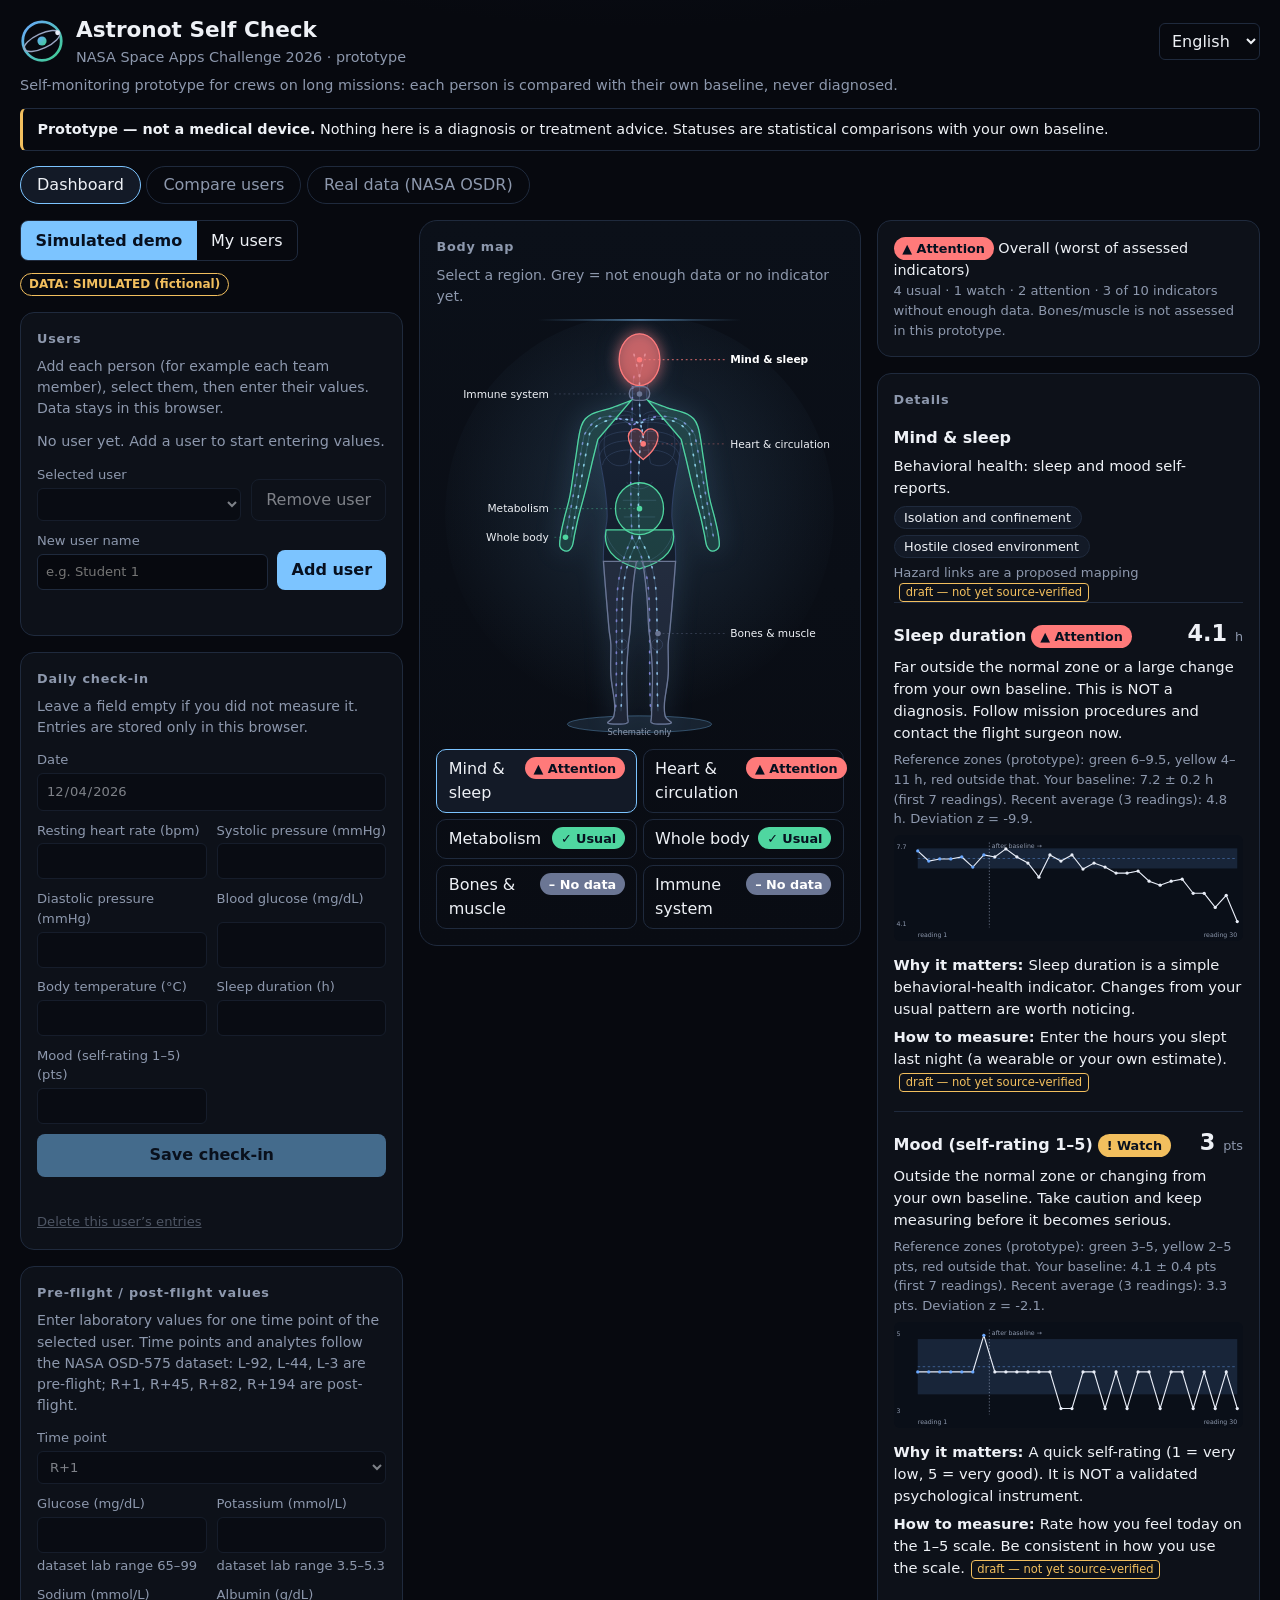
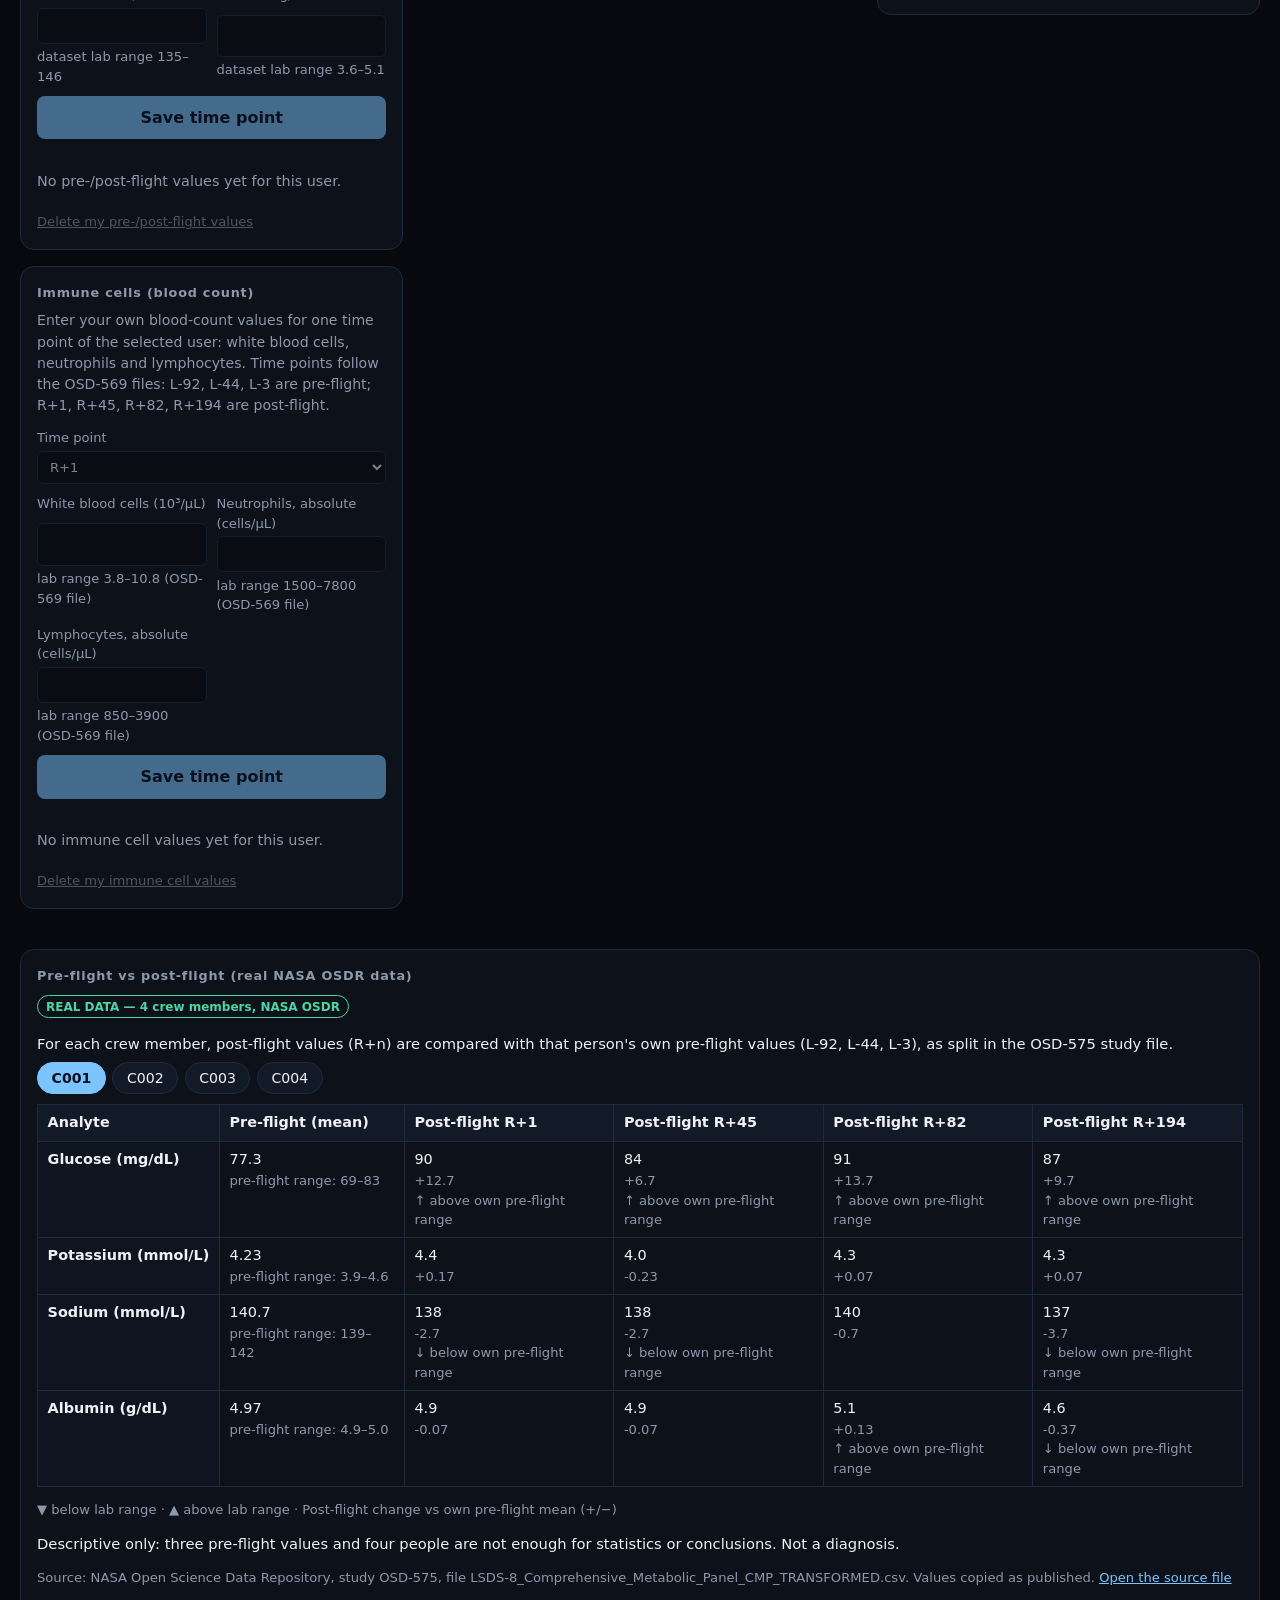
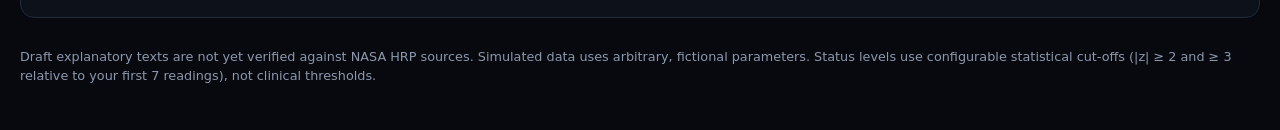
<file: index.html>
<!DOCTYPE html>
<html lang="en">
<head>
  <meta charset="utf-8">
  <meta name="viewport" content="width=device-width, initial-scale=1">
  <title>Astronot Self Check — NASA Space Apps 2026 prototype</title>
  <link rel="stylesheet" href="css/style.css?v=20261114f">
</head>
<body>
  <header class="top">
    <div class="brand">
      <svg class="logo" viewBox="0 0 48 48" aria-hidden="true" focusable="false">
        <defs><linearGradient id="lg" x1="0" y1="0" x2="1" y2="1"><stop offset="0" stop-color="#6aa8ff"/><stop offset="1" stop-color="#3ecf8e"/></linearGradient></defs>
        <circle cx="24" cy="24" r="21" fill="none" stroke="url(#lg)" stroke-width="3"/>
        <ellipse cx="24" cy="24" rx="21" ry="8" fill="none" stroke="#9aa6c2" stroke-width="1.5" transform="rotate(-25 24 24)"/>
        <circle cx="24" cy="24" r="5" fill="url(#lg)"/>
        <circle cx="41" cy="15" r="2.6" fill="#e8edf7"/>
      </svg>
      <div>
        <h1 data-i18n="appTitle">Astronot Self Check</h1>
        <p class="sub" data-i18n="appSub">NASA Space Apps Challenge 2026 · prototype</p>
      </div>
    </div>
    <div class="top-right">
      <label class="lang"><span class="sr-only" data-i18n="langLabel">Language</span><select id="lang"></select></label>
    </div>
  </header>

  <p class="tagline" data-i18n="hero">Self-monitoring prototype for crews on long missions: each person is compared with their own baseline, never diagnosed.</p>

  <div class="banner" role="note">
    <strong data-i18n="bannerStrong">Prototype — not a medical device.</strong>
    <span data-i18n="bannerText">Nothing here is a diagnosis or treatment advice. Statuses are statistical comparisons with your own baseline.</span>
  </div>

  <nav class="tabs" role="tablist">
    <button class="tab active" role="tab" aria-selected="true" data-tab="dash" data-i18n="tabDash">Dashboard</button>
    <button class="tab" role="tab" aria-selected="false" data-tab="compare" data-i18n="tabCompare">Compare users</button>
    <button class="tab" role="tab" aria-selected="false" data-tab="osdr" data-i18n="tabOsdr">Real data (NASA OSDR)</button>
  </nav>

  <div id="view-dash">
  <main class="console">
    <aside class="rail rail-left" aria-label="Users and data entry">
      <div class="toolbar">
        <div class="source-toggle" role="group" aria-label="Data source" data-i18n-aria="srcLabel">
          <button id="btn-demo" class="seg active" aria-pressed="true" data-i18n="btnDemo">Simulated demo</button>
          <button id="btn-manual" class="seg" aria-pressed="false" data-i18n="btnManual">My users</button>
        </div>
        <span id="source-badge" class="badge sim">DATA: SIMULATED (fictional)</span>
      </div>

      <section class="card" aria-labelledby="h-users">
        <h2 id="h-users" data-i18n="users.title">Users</h2>
        <p class="hint" data-i18n="users.hint">Add each person (for example each team member), select them, then enter their values. Data stays in this browser.</p>
        <p id="user-none" class="empty" data-i18n="users.none">No user yet. Add a user to start entering values.</p>
        <div class="userbar">
          <label class="grow"><span data-i18n="users.select">Selected user</span><select id="user-select"></select></label>
          <button id="user-remove" class="ghost" type="button" data-i18n="users.remove">Remove user</button>
        </div>
        <form id="user-add" class="userbar" novalidate>
          <label class="grow"><span data-i18n="users.new">New user name</span><input id="user-name" type="text" maxlength="30" autocomplete="off" data-i18n-ph="users.placeholder" placeholder="e.g. Student 1"></label>
          <button class="primary" type="submit" data-i18n="users.add">Add user</button>
        </form>
        <div id="user-msg" role="status" class="form-msg"></div>
      </section>

      <section class="card" aria-labelledby="h-checkin">
        <h2 id="h-checkin" data-i18n="checkin">Daily check-in</h2>
        <p class="hint" data-i18n="checkinHint">Leave a field empty if you did not measure it. Entries are stored only in this browser.</p>
        <form id="checkin" novalidate></form>
        <div id="form-msg" role="alert" class="form-msg"></div>
        <button id="clear-manual" class="link" type="button" data-i18n="clear">Delete my entries</button>
      </section>

      <section class="card" aria-labelledby="h-flight">
        <h2 id="h-flight" data-i18n="fl.title">Pre-flight / post-flight values</h2>
        <p class="hint" data-i18n="fl.hint">Enter a laboratory value for one time point of the selected user. Time points and analytes follow the NASA OSD-575 dataset.</p>
        <form id="flightform" novalidate></form>
        <div id="flight-msg" role="alert" class="form-msg"></div>
        <div id="flight-summary" aria-live="polite"></div>
        <button id="clear-flight" class="link" type="button" data-i18n="fl.clear">Delete my pre-/post-flight values</button>
      </section>

      <section class="card" aria-labelledby="h-immune">
        <h2 id="h-immune" data-i18n="im.title">Immune cells (blood count)</h2>
        <p class="hint" data-i18n="im.hint">hint</p>
        <form id="immuneform" novalidate></form>
        <div id="immune-msg" role="alert" class="form-msg"></div>
        <div id="immune-summary" aria-live="polite"></div>
        <button id="clear-immune" class="link" type="button" data-i18n="im.clear">Delete my immune cell values</button>
      </section>
    </aside>

    <section class="stage" aria-labelledby="h-body">
      <h2 id="h-body" data-i18n="bodyMap">Body map</h2>
      <p class="hint" data-i18n="bodyHint">Select a region. Grey = not enough data or no indicator yet.</p>
      <div class="bodywrap">
        <svg id="body" viewBox="0 0 440 452" role="group" aria-label="Clickable body map" data-i18n-aria="bodyAria">
          <defs>
            <radialGradient id="halo" cx="0.5" cy="0.45" r="0.55"><stop offset="0" stop-color="#7cc4ff" stop-opacity="0.16"/><stop offset="1" stop-color="#7cc4ff" stop-opacity="0"/></radialGradient>
            <linearGradient id="scanfade" x1="0" y1="0" x2="1" y2="0"><stop offset="0" stop-color="#7cc4ff" stop-opacity="0"/><stop offset="0.5" stop-color="#7cc4ff" stop-opacity="0.9"/><stop offset="1" stop-color="#7cc4ff" stop-opacity="0"/></linearGradient>
            <linearGradient id="skin" x1="0" y1="0" x2="0" y2="1"><stop offset="0" stop-color="#1a2639"/><stop offset="1" stop-color="#0d1420"/></linearGradient>
          </defs>
          <ellipse class="deco" cx="220" cy="210" rx="210" ry="215" fill="url(#halo)"/>
          <ellipse class="plinth deco" cx="220" cy="438" rx="78" ry="9"/>
          <g class="figure deco" transform="translate(110 0)" aria-hidden="true">
            <path class="skin" d="M119.0 70.0 C119.0 73.0 115.5 83.7 119.0 88.0 C122.5 92.3 132.8 93.5 140.0 96.0 C147.2 98.5 156.5 99.7 162.0 103.0 C167.5 106.3 170.2 108.2 173.0 116.0 C175.8 123.8 177.0 137.7 179.0 150.0 C181.0 162.3 183.0 179.3 185.0 190.0 C187.0 200.7 189.3 207.0 191.0 214.0 C192.7 221.0 194.2 226.7 195.0 232.0 C195.8 237.3 197.0 242.8 196.0 246.0 C195.0 249.2 191.2 251.0 189.0 251.0 C186.8 251.0 184.5 249.2 183.0 246.0 C181.5 242.8 181.2 237.3 180.0 232.0 C178.8 226.7 178.0 222.0 176.0 214.0 C174.0 206.0 170.7 194.7 168.0 184.0 C165.3 173.3 162.2 159.0 160.0 150.0 C157.8 141.0 155.8 133.3 155.0 130.0  C154.7 133.3 154.3 140.7 153.0 150.0 C151.7 159.3 148.3 175.3 147.0 186.0 C145.7 196.7 144.8 205.7 145.0 214.0 C145.2 222.3 147.3 228.0 148.0 236.0 C148.7 244.0 149.3 251.3 149.0 262.0 C148.7 272.7 147.0 287.8 146.0 300.0 C145.0 312.2 143.8 326.3 143.0 335.0 C142.2 343.7 141.3 343.7 141.0 352.0 C140.7 360.3 141.7 374.5 141.0 385.0 C140.3 395.5 137.5 407.5 137.0 415.0 C136.5 422.5 136.8 426.3 138.0 430.0 C139.2 433.7 146.3 435.8 144.0 437.0 C141.7 438.2 127.5 438.5 124.0 437.0 C120.5 435.5 123.0 436.7 123.0 428.0 C123.0 419.3 124.2 397.7 124.0 385.0 C123.8 372.3 122.7 360.3 122.0 352.0 C121.3 343.7 120.7 343.7 120.0 335.0 C119.3 326.3 119.0 311.5 118.0 300.0 C117.0 288.5 115.0 272.3 114.0 266.0 C113.0 259.7 112.3 262.7 112.0 262.0 L108 262  C107.7 262.7 107.0 259.7 106.0 266.0 C105.0 272.3 103.0 288.5 102.0 300.0 C101.0 311.5 100.7 326.3 100.0 335.0 C99.3 343.7 98.7 343.7 98.0 352.0 C97.3 360.3 96.2 372.3 96.0 385.0 C95.8 397.7 97.0 419.3 97.0 428.0 C97.0 436.7 99.5 435.5 96.0 437.0 C92.5 438.5 78.3 438.2 76.0 437.0 C73.7 435.8 80.8 433.7 82.0 430.0 C83.2 426.3 83.5 422.5 83.0 415.0 C82.5 407.5 79.7 395.5 79.0 385.0 C78.3 374.5 79.3 360.3 79.0 352.0 C78.7 343.7 77.8 343.7 77.0 335.0 C76.2 326.3 75.0 312.2 74.0 300.0 C73.0 287.8 71.3 272.7 71.0 262.0 C70.7 251.3 71.3 244.0 72.0 236.0 C72.7 228.0 74.8 222.3 75.0 214.0 C75.2 205.7 74.3 196.7 73.0 186.0 C71.7 175.3 68.3 159.3 67.0 150.0 C65.7 140.7 65.3 133.3 65.0 130.0  C64.2 133.3 62.2 141.0 60.0 150.0 C57.8 159.0 54.7 173.3 52.0 184.0 C49.3 194.7 46.0 206.0 44.0 214.0 C42.0 222.0 41.2 226.7 40.0 232.0 C38.8 237.3 38.5 242.8 37.0 246.0 C35.5 249.2 33.2 251.0 31.0 251.0 C28.8 251.0 25.0 249.2 24.0 246.0 C23.0 242.8 24.2 237.3 25.0 232.0 C25.8 226.7 27.3 221.0 29.0 214.0 C30.7 207.0 33.0 200.7 35.0 190.0 C37.0 179.3 39.0 162.3 41.0 150.0 C43.0 137.7 44.2 123.8 47.0 116.0 C49.8 108.2 52.5 106.3 58.0 103.0 C63.5 99.7 72.8 98.5 80.0 96.0 C87.2 93.5 97.5 92.3 101.0 88.0 C104.5 83.7 101.0 73.0 101.0 70.0 Z"/>
            <ellipse class="skin" cx="110" cy="44" rx="22" ry="28"/>
          </g>
          <g class="deco" transform="translate(110 0)" aria-hidden="true">
            <g class="anat"><path d="M120 104 C140 102 150 118 148 142 C146 158 132 162 122 156 C118 140 118 120 120 104 Z"/><path d="M100 104 C80 102 70 118 72 142 C74 158 88 162 98 156 C102 140 102 120 100 104 Z"/><path d="M114 112 C134.0 110 150 116 152 128"/><path d="M106 112 C86.0 110 70 116 68 128"/><path d="M114 122 C135.2 120 152 126 154 138"/><path d="M106 122 C84.8 120 68 126 66 138"/><path d="M114 132 C134.6 130 151 136 153 148"/><path d="M106 132 C85.4 130 69 136 67 148"/><path d="M114 142 C132.8 140 148 146 150 158"/><path d="M106 142 C87.2 140 72 146 70 158"/><path class="spine" d="M110 90 L110 250"/><path d="M80 100 C92 98 102 100 106 104"/><path d="M140 100 C128 98 118 100 114 104"/><path d="M74 232 C80 252 96 262 110 264 C124 262 140 252 146 232"/><circle cx="91" cy="352" r="6"/><circle cx="129" cy="352" r="6"/><path d="M96 176 C102 186 118 186 124 176"/><path d="M92 196 L128 196"/><path d="M93 214 L127 214"/></g>
            <g class="vessels"><path class="vessel" d="M104 62 C102 76 102 96 102 112 C100 130 100 200 102 236"/><path class="vein" d="M104 62 C102 76 102 96 102 112 C100 130 100 200 102 236"/><path class="vessel" d="M102 236 C94 254 88 270 86 296 C84 336 86 384 84 424"/><path class="vein" d="M102 236 C94 254 88 270 86 296 C84 336 86 384 84 424"/><path class="vessel" d="M102 236 C112 254 118 270 120 296 C122 336 120 384 122 424"/><path class="vein" d="M102 236 C112 254 118 270 120 296 C122 336 120 384 122 424"/><path class="vessel" d="M104 114 C128 100 158 102 170 126 C176 158 182 194 190 236"/><path class="vein" d="M104 114 C128 100 158 102 170 126 C176 158 182 194 190 236"/><path class="vessel" d="M100 114 C80 100 62 102 50 126 C44 158 38 194 30 236"/><path class="vein" d="M100 114 C80 100 62 102 50 126 C44 158 38 194 30 236"/><path class="vessel" d="M114 128 C110 112 110 96 110 76 L110 62"/><path class="art" d="M114 128 C110 112 110 96 110 76 L110 62"/><path class="vessel" d="M110 62 C108 54 106 46 104 38"/><path class="art" d="M110 62 C108 54 106 46 104 38"/><path class="vessel" d="M110 62 C112 54 114 46 116 38"/><path class="art" d="M110 62 C112 54 114 46 116 38"/><path class="vessel" d="M113 120 C108 150 108 200 110 236"/><path class="art" d="M113 120 C108 150 108 200 110 236"/><path class="vessel" d="M110 236 C100 254 94 270 92 296 C90 336 92 384 90 424"/><path class="art" d="M110 236 C100 254 94 270 92 296 C90 336 92 384 90 424"/><path class="vessel" d="M110 236 C120 254 126 270 128 296 C130 336 128 384 130 424"/><path class="art" d="M110 236 C120 254 126 270 128 296 C130 336 128 384 130 424"/><path class="vessel" d="M112 112 C132 104 154 108 164 124 C170 156 176 192 184 236"/><path class="art" d="M112 112 C132 104 154 108 164 124 C170 156 176 192 184 236"/><path class="vessel" d="M108 112 C88 104 66 108 56 124 C50 156 44 192 36 236"/><path class="art" d="M108 112 C88 104 66 108 56 124 C50 156 44 192 36 236"/></g>
          </g>
          <g class="region" data-region="mind" tabindex="0" role="button" aria-label="Mind and sleep">
            <ellipse class="zone" transform="translate(110 0)" cx="110" cy="44" rx="22" ry="28"></ellipse>
            <line class="lead" x1="220" y1="44" x2="312" y2="44"/><circle class="dot" cx="220" cy="44" r="3"/><text class="lbl" x="318" y="48" text-anchor="start" data-i18n="region.mind.title">region.mind.title</text>
          </g>
          <g class="region" data-region="immune" tabindex="0" role="button" aria-label="Immune system">
            <rect class="zone" transform="translate(110 0)" x="99" y="73" width="22" height="15" rx="7"></rect>
            <line class="lead" x1="220" y1="81" x2="128" y2="81"/><circle class="dot" cx="220" cy="81" r="3"/><text class="lbl" x="122" y="85" text-anchor="end" data-i18n="region.immune.title">region.immune.title</text>
          </g>
          <g class="region" data-region="heart" tabindex="0" role="button" aria-label="Heart and circulation">
            <g transform="translate(110 0)"><path class="zone beat" d="M114 152 C96 138 94 122 104 119 C109 118 113 121 114 126 C115 121 119 118 124 119 C134 122 132 138 114 152 Z"></path></g>
            <line class="lead" x1="224" y1="135" x2="312" y2="135"/><circle class="dot" cx="224" cy="135" r="3"/><text class="lbl" x="318" y="139" text-anchor="start" data-i18n="region.heart.title">region.heart.title</text>
          </g>
          <g class="region" data-region="metabolism" tabindex="0" role="button" aria-label="Metabolism">
            <ellipse class="zone" transform="translate(110 0)" cx="110" cy="205" rx="26" ry="28"></ellipse>
            <line class="lead" x1="220" y1="205" x2="128" y2="205"/><circle class="dot" cx="220" cy="205" r="3"/><text class="lbl" x="122" y="209" text-anchor="end" data-i18n="region.metabolism.title">region.metabolism.title</text>
          </g>
          <g class="region" data-region="whole" tabindex="0" role="button" aria-label="Whole body temperature">
            <path class="zone" transform="translate(110 0)" d="M119.0 88.0 C122.5 89.3 132.8 93.5 140.0 96.0 C147.2 98.5 156.5 99.7 162.0 103.0 C167.5 106.3 170.2 108.2 173.0 116.0 C175.8 123.8 177.0 137.7 179.0 150.0 C181.0 162.3 183.0 179.3 185.0 190.0 C187.0 200.7 189.3 207.0 191.0 214.0 C192.7 221.0 194.2 226.7 195.0 232.0 C195.8 237.3 197.0 242.8 196.0 246.0 C195.0 249.2 191.2 251.0 189.0 251.0 C186.8 251.0 184.5 249.2 183.0 246.0 C181.5 242.8 181.2 237.3 180.0 232.0 C178.8 226.7 178.0 222.0 176.0 214.0 C174.0 206.0 170.7 194.7 168.0 184.0 C165.3 173.3 162.2 159.0 160.0 150.0 C157.8 141.0 155.8 133.3 155.0 130.0 Z M101.0 88.0 C97.5 89.3 87.2 93.5 80.0 96.0 C72.8 98.5 63.5 99.7 58.0 103.0 C52.5 106.3 49.8 108.2 47.0 116.0 C44.2 123.8 43.0 137.7 41.0 150.0 C39.0 162.3 37.0 179.3 35.0 190.0 C33.0 200.7 30.7 207.0 29.0 214.0 C27.3 221.0 25.8 226.7 25.0 232.0 C24.2 237.3 23.0 242.8 24.0 246.0 C25.0 249.2 28.8 251.0 31.0 251.0 C33.2 251.0 35.5 249.2 37.0 246.0 C38.5 242.8 38.8 237.3 40.0 232.0 C41.2 226.7 42.0 222.0 44.0 214.0 C46.0 206.0 49.3 194.7 52.0 184.0 C54.7 173.3 57.8 159.0 60.0 150.0 C62.2 141.0 64.2 133.3 65.0 130.0 Z M74 228 L146 228 C150 246 140 262 110 270 C80 262 70 246 74 228 Z"></path>
            <line class="lead" x1="140" y1="236" x2="128" y2="236"/><circle class="dot" cx="140" cy="236" r="3"/><text class="lbl" x="122" y="240" text-anchor="end" data-i18n="region.whole.title">region.whole.title</text>
          </g>
          <g class="region" data-region="bones" tabindex="0" role="button" aria-label="Bones and muscle">
            <path class="zone" transform="translate(110 0)" d="M149.0 262.0 C148.5 268.3 147.0 287.8 146.0 300.0 C145.0 312.2 143.8 326.3 143.0 335.0 C142.2 343.7 141.3 343.7 141.0 352.0 C140.7 360.3 141.7 374.5 141.0 385.0 C140.3 395.5 137.5 407.5 137.0 415.0 C136.5 422.5 136.8 426.3 138.0 430.0 C139.2 433.7 146.3 435.8 144.0 437.0 C141.7 438.2 127.5 438.5 124.0 437.0 C120.5 435.5 123.0 436.7 123.0 428.0 C123.0 419.3 124.2 397.7 124.0 385.0 C123.8 372.3 122.7 360.3 122.0 352.0 C121.3 343.7 120.7 343.7 120.0 335.0 C119.3 326.3 119.0 311.5 118.0 300.0 C117.0 288.5 115.0 272.3 114.0 266.0 C113.0 259.7 112.3 262.7 112.0 262.0 Z M71.0 262.0 C71.5 268.3 73.0 287.8 74.0 300.0 C75.0 312.2 76.2 326.3 77.0 335.0 C77.8 343.7 78.7 343.7 79.0 352.0 C79.3 360.3 78.3 374.5 79.0 385.0 C79.7 395.5 82.5 407.5 83.0 415.0 C83.5 422.5 83.2 426.3 82.0 430.0 C80.8 433.7 73.7 435.8 76.0 437.0 C78.3 438.2 92.5 438.5 96.0 437.0 C99.5 435.5 97.0 436.7 97.0 428.0 C97.0 419.3 95.8 397.7 96.0 385.0 C96.2 372.3 97.3 360.3 98.0 352.0 C98.7 343.7 99.3 343.7 100.0 335.0 C100.7 326.3 101.0 311.5 102.0 300.0 C103.0 288.5 105.0 272.3 106.0 266.0 C107.0 259.7 107.7 262.7 108.0 262.0 Z"></path>
            <line class="lead" x1="240" y1="340" x2="312" y2="340"/><circle class="dot" cx="240" cy="340" r="3"/><text class="lbl" x="318" y="344" text-anchor="start" data-i18n="region.bones.title">region.bones.title</text>
          </g>
          <rect class="scan" x="110" y="0" width="220" height="2" fill="url(#scanfade)" aria-hidden="true"/>
          <text x="220" y="450" text-anchor="middle" class="svg-note" data-i18n="schematic">Schematic only</text>
        </svg>
        <ul id="region-list" class="region-list"></ul>
      </div>
    </section>

    <aside class="rail rail-right" aria-label="Analysis">
      <section class="card summary" aria-live="polite">
        <div id="overall" class="overall"></div>
      </section>
      <section class="card detail" aria-labelledby="h-detail" aria-live="polite">
        <h2 id="h-detail" data-i18n="details">Details</h2>
        <div id="detail"><p class="hint">Select a body region to see its indicators.</p></div>
      </section>
    </aside>
  </main>
  <div class="layout1"><section class="card" id="prepost"></section></div>
  </div>

  <div id="view-compare" hidden><div class="layout1"><section class="card" id="cmp"></section></div></div>
  <div id="view-osdr" hidden><div class="layout1"><section class="card" id="osdr"></section></div></div>

  <footer>
    <p data-i18n="footer">Draft explanatory texts are not yet verified against NASA HRP sources. Simulated data uses arbitrary, fictional parameters.
       Status levels use configurable statistical cut-offs (|z| ≥ 2 and ≥ 3 relative to your first 7 readings), not clinical thresholds.</p>
  </footer>

  <script src="js/i18n.js?v=20261114f"></script>
  <script src="js/core.js?v=20261114f"></script>
  <script src="js/store.js?v=20261114f"></script>
  <script src="js/osdr.js?v=20261114f"></script>
  <script src="js/expression.js?v=20261114f"></script>
  <script src="js/osd635.js?v=20261114f"></script>
  <script src="js/osd569-data.js?v=20261114f"></script>
  <script src="js/osd569.js?v=20261114f"></script>
  <script src="js/immune.js?v=20261114f"></script>
  <script src="js/charts.js?v=20261114f"></script>
  <script src="js/demo.js?v=20261114f"></script>
  <script src="js/content.js?v=20261114f"></script>
  <script src="js/views.js?v=20261114f"></script>
  <script src="js/app.js?v=20261114f"></script>
</body>
</html>
</file>
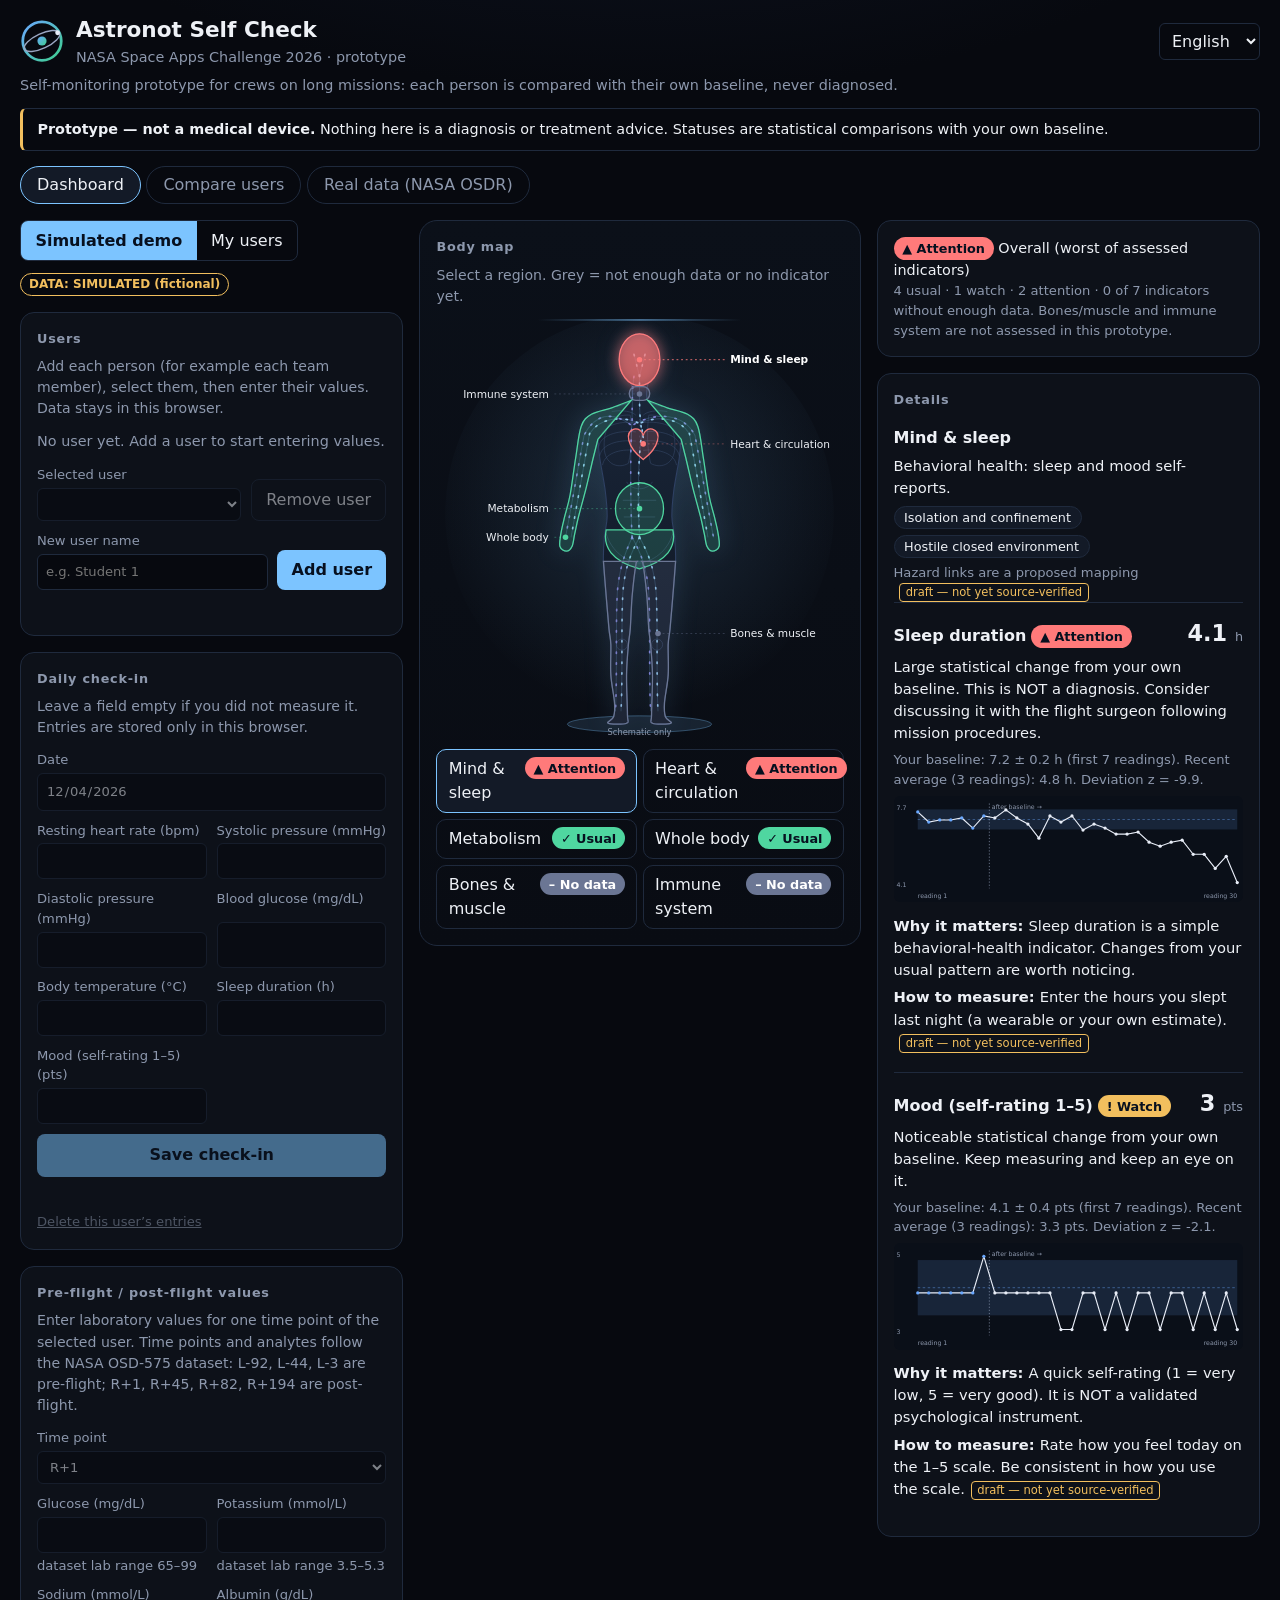
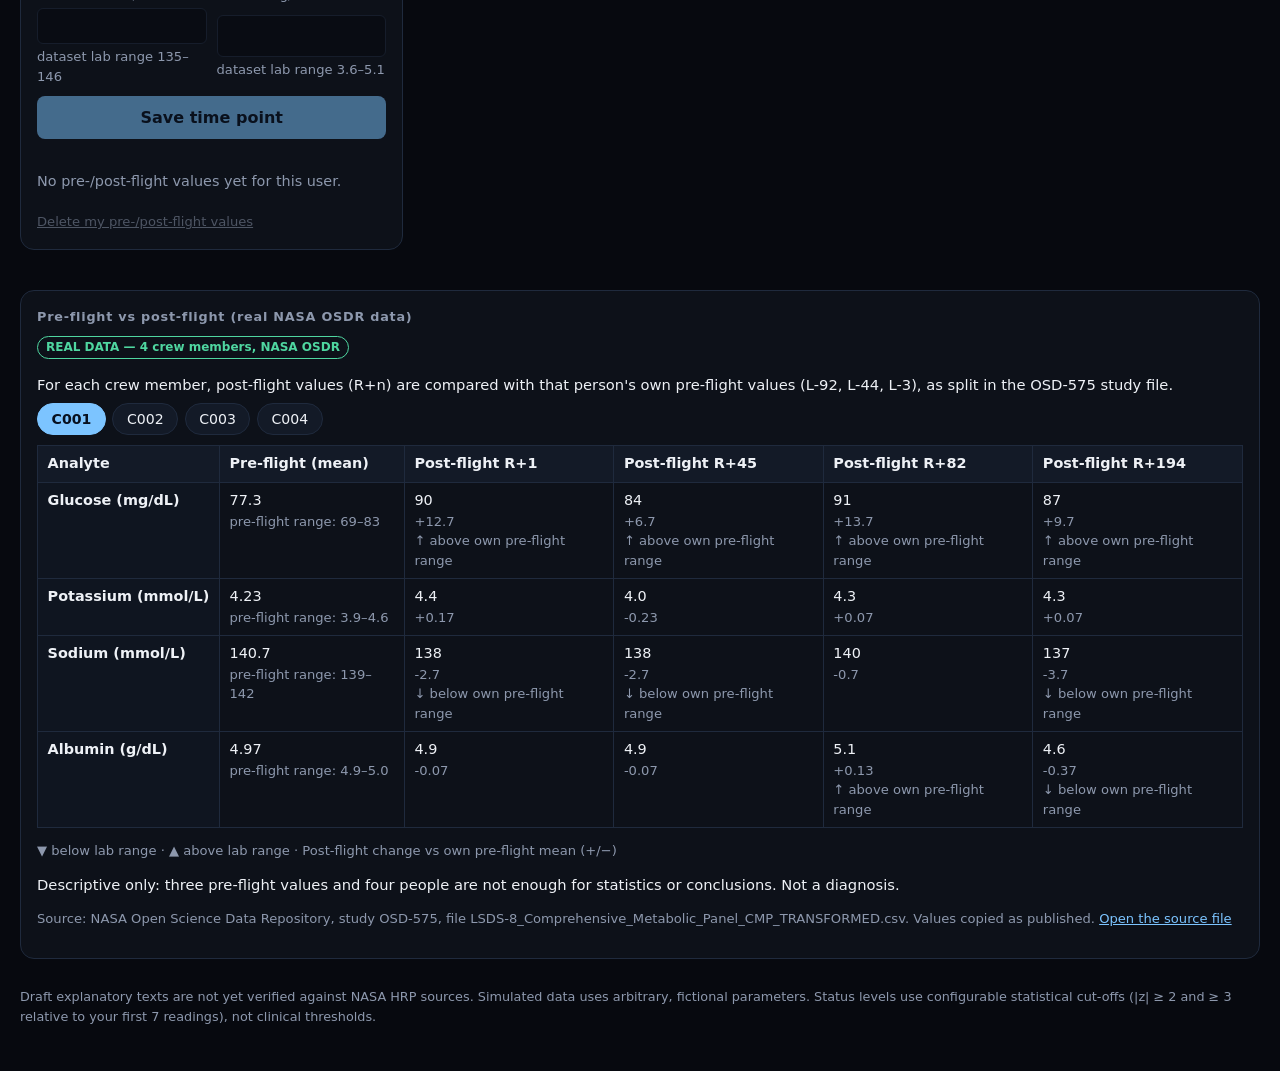
<file: nasahealthmontoringsoftware/index.html>
<!DOCTYPE html>
<html lang="en">
<head>
  <meta charset="utf-8">
  <meta name="viewport" content="width=device-width, initial-scale=1">
  <title>Astronot Self Check — NASA Space Apps 2026 prototype</title>
  <link rel="stylesheet" href="css/style.css">
</head>
<body>
  <header class="top">
    <div class="brand">
      <svg class="logo" viewBox="0 0 48 48" aria-hidden="true" focusable="false">
        <defs><linearGradient id="lg" x1="0" y1="0" x2="1" y2="1"><stop offset="0" stop-color="#6aa8ff"/><stop offset="1" stop-color="#3ecf8e"/></linearGradient></defs>
        <circle cx="24" cy="24" r="21" fill="none" stroke="url(#lg)" stroke-width="3"/>
        <ellipse cx="24" cy="24" rx="21" ry="8" fill="none" stroke="#9aa6c2" stroke-width="1.5" transform="rotate(-25 24 24)"/>
        <circle cx="24" cy="24" r="5" fill="url(#lg)"/>
        <circle cx="41" cy="15" r="2.6" fill="#e8edf7"/>
      </svg>
      <div>
        <h1 data-i18n="appTitle">Astronot Self Check</h1>
        <p class="sub" data-i18n="appSub">NASA Space Apps Challenge 2026 · prototype</p>
      </div>
    </div>
    <div class="top-right">
      <label class="lang"><span class="sr-only" data-i18n="langLabel">Language</span><select id="lang"></select></label>
    </div>
  </header>

  <p class="tagline" data-i18n="hero">Self-monitoring prototype for crews on long missions: each person is compared with their own baseline, never diagnosed.</p>

  <div class="banner" role="note">
    <strong data-i18n="bannerStrong">Prototype — not a medical device.</strong>
    <span data-i18n="bannerText">Nothing here is a diagnosis or treatment advice. Statuses are statistical comparisons with your own baseline.</span>
  </div>

  <nav class="tabs" role="tablist">
    <button class="tab active" role="tab" aria-selected="true" data-tab="dash" data-i18n="tabDash">Dashboard</button>
    <button class="tab" role="tab" aria-selected="false" data-tab="compare" data-i18n="tabCompare">Compare users</button>
    <button class="tab" role="tab" aria-selected="false" data-tab="osdr" data-i18n="tabOsdr">Real data (NASA OSDR)</button>
  </nav>

  <div id="view-dash">
  <main class="console">
    <aside class="rail rail-left" aria-label="Users and data entry">
      <div class="toolbar">
        <div class="source-toggle" role="group" aria-label="Data source" data-i18n-aria="srcLabel">
          <button id="btn-demo" class="seg active" aria-pressed="true" data-i18n="btnDemo">Simulated demo</button>
          <button id="btn-manual" class="seg" aria-pressed="false" data-i18n="btnManual">My users</button>
        </div>
        <span id="source-badge" class="badge sim">DATA: SIMULATED (fictional)</span>
      </div>

      <section class="card" aria-labelledby="h-users">
        <h2 id="h-users" data-i18n="users.title">Users</h2>
        <p class="hint" data-i18n="users.hint">Add each person (for example each team member), select them, then enter their values. Data stays in this browser.</p>
        <p id="user-none" class="empty" data-i18n="users.none">No user yet. Add a user to start entering values.</p>
        <div class="userbar">
          <label class="grow"><span data-i18n="users.select">Selected user</span><select id="user-select"></select></label>
          <button id="user-remove" class="ghost" type="button" data-i18n="users.remove">Remove user</button>
        </div>
        <form id="user-add" class="userbar" novalidate>
          <label class="grow"><span data-i18n="users.new">New user name</span><input id="user-name" type="text" maxlength="30" autocomplete="off" data-i18n-ph="users.placeholder" placeholder="e.g. Student 1"></label>
          <button class="primary" type="submit" data-i18n="users.add">Add user</button>
        </form>
        <div id="user-msg" role="status" class="form-msg"></div>
      </section>

      <section class="card" aria-labelledby="h-checkin">
        <h2 id="h-checkin" data-i18n="checkin">Daily check-in</h2>
        <p class="hint" data-i18n="checkinHint">Leave a field empty if you did not measure it. Entries are stored only in this browser.</p>
        <form id="checkin" novalidate></form>
        <div id="form-msg" role="alert" class="form-msg"></div>
        <button id="clear-manual" class="link" type="button" data-i18n="clear">Delete my entries</button>
      </section>

      <section class="card" aria-labelledby="h-flight">
        <h2 id="h-flight" data-i18n="fl.title">Pre-flight / post-flight values</h2>
        <p class="hint" data-i18n="fl.hint">Enter a laboratory value for one time point of the selected user. Time points and analytes follow the NASA OSD-575 dataset.</p>
        <form id="flightform" novalidate></form>
        <div id="flight-msg" role="alert" class="form-msg"></div>
        <div id="flight-summary" aria-live="polite"></div>
        <button id="clear-flight" class="link" type="button" data-i18n="fl.clear">Delete my pre-/post-flight values</button>
      </section>
    </aside>

    <section class="stage" aria-labelledby="h-body">
      <h2 id="h-body" data-i18n="bodyMap">Body map</h2>
      <p class="hint" data-i18n="bodyHint">Select a region. Grey = not enough data or no indicator yet.</p>
      <div class="bodywrap">
        <svg id="body" viewBox="0 0 440 452" role="group" aria-label="Clickable body map" data-i18n-aria="bodyAria">
          <defs>
            <radialGradient id="halo" cx="0.5" cy="0.45" r="0.55"><stop offset="0" stop-color="#7cc4ff" stop-opacity="0.16"/><stop offset="1" stop-color="#7cc4ff" stop-opacity="0"/></radialGradient>
            <linearGradient id="scanfade" x1="0" y1="0" x2="1" y2="0"><stop offset="0" stop-color="#7cc4ff" stop-opacity="0"/><stop offset="0.5" stop-color="#7cc4ff" stop-opacity="0.9"/><stop offset="1" stop-color="#7cc4ff" stop-opacity="0"/></linearGradient>
            <linearGradient id="skin" x1="0" y1="0" x2="0" y2="1"><stop offset="0" stop-color="#1a2639"/><stop offset="1" stop-color="#0d1420"/></linearGradient>
          </defs>
          <ellipse class="deco" cx="220" cy="210" rx="210" ry="215" fill="url(#halo)"/>
          <ellipse class="plinth deco" cx="220" cy="438" rx="78" ry="9"/>
          <g class="figure deco" transform="translate(110 0)" aria-hidden="true">
            <path class="skin" d="M119.0 70.0 C119.0 73.0 115.5 83.7 119.0 88.0 C122.5 92.3 132.8 93.5 140.0 96.0 C147.2 98.5 156.5 99.7 162.0 103.0 C167.5 106.3 170.2 108.2 173.0 116.0 C175.8 123.8 177.0 137.7 179.0 150.0 C181.0 162.3 183.0 179.3 185.0 190.0 C187.0 200.7 189.3 207.0 191.0 214.0 C192.7 221.0 194.2 226.7 195.0 232.0 C195.8 237.3 197.0 242.8 196.0 246.0 C195.0 249.2 191.2 251.0 189.0 251.0 C186.8 251.0 184.5 249.2 183.0 246.0 C181.5 242.8 181.2 237.3 180.0 232.0 C178.8 226.7 178.0 222.0 176.0 214.0 C174.0 206.0 170.7 194.7 168.0 184.0 C165.3 173.3 162.2 159.0 160.0 150.0 C157.8 141.0 155.8 133.3 155.0 130.0  C154.7 133.3 154.3 140.7 153.0 150.0 C151.7 159.3 148.3 175.3 147.0 186.0 C145.7 196.7 144.8 205.7 145.0 214.0 C145.2 222.3 147.3 228.0 148.0 236.0 C148.7 244.0 149.3 251.3 149.0 262.0 C148.7 272.7 147.0 287.8 146.0 300.0 C145.0 312.2 143.8 326.3 143.0 335.0 C142.2 343.7 141.3 343.7 141.0 352.0 C140.7 360.3 141.7 374.5 141.0 385.0 C140.3 395.5 137.5 407.5 137.0 415.0 C136.5 422.5 136.8 426.3 138.0 430.0 C139.2 433.7 146.3 435.8 144.0 437.0 C141.7 438.2 127.5 438.5 124.0 437.0 C120.5 435.5 123.0 436.7 123.0 428.0 C123.0 419.3 124.2 397.7 124.0 385.0 C123.8 372.3 122.7 360.3 122.0 352.0 C121.3 343.7 120.7 343.7 120.0 335.0 C119.3 326.3 119.0 311.5 118.0 300.0 C117.0 288.5 115.0 272.3 114.0 266.0 C113.0 259.7 112.3 262.7 112.0 262.0 L108 262  C107.7 262.7 107.0 259.7 106.0 266.0 C105.0 272.3 103.0 288.5 102.0 300.0 C101.0 311.5 100.7 326.3 100.0 335.0 C99.3 343.7 98.7 343.7 98.0 352.0 C97.3 360.3 96.2 372.3 96.0 385.0 C95.8 397.7 97.0 419.3 97.0 428.0 C97.0 436.7 99.5 435.5 96.0 437.0 C92.5 438.5 78.3 438.2 76.0 437.0 C73.7 435.8 80.8 433.7 82.0 430.0 C83.2 426.3 83.5 422.5 83.0 415.0 C82.5 407.5 79.7 395.5 79.0 385.0 C78.3 374.5 79.3 360.3 79.0 352.0 C78.7 343.7 77.8 343.7 77.0 335.0 C76.2 326.3 75.0 312.2 74.0 300.0 C73.0 287.8 71.3 272.7 71.0 262.0 C70.7 251.3 71.3 244.0 72.0 236.0 C72.7 228.0 74.8 222.3 75.0 214.0 C75.2 205.7 74.3 196.7 73.0 186.0 C71.7 175.3 68.3 159.3 67.0 150.0 C65.7 140.7 65.3 133.3 65.0 130.0  C64.2 133.3 62.2 141.0 60.0 150.0 C57.8 159.0 54.7 173.3 52.0 184.0 C49.3 194.7 46.0 206.0 44.0 214.0 C42.0 222.0 41.2 226.7 40.0 232.0 C38.8 237.3 38.5 242.8 37.0 246.0 C35.5 249.2 33.2 251.0 31.0 251.0 C28.8 251.0 25.0 249.2 24.0 246.0 C23.0 242.8 24.2 237.3 25.0 232.0 C25.8 226.7 27.3 221.0 29.0 214.0 C30.7 207.0 33.0 200.7 35.0 190.0 C37.0 179.3 39.0 162.3 41.0 150.0 C43.0 137.7 44.2 123.8 47.0 116.0 C49.8 108.2 52.5 106.3 58.0 103.0 C63.5 99.7 72.8 98.5 80.0 96.0 C87.2 93.5 97.5 92.3 101.0 88.0 C104.5 83.7 101.0 73.0 101.0 70.0 Z"/>
            <ellipse class="skin" cx="110" cy="44" rx="22" ry="28"/>
          </g>
          <g class="deco" transform="translate(110 0)" aria-hidden="true">
            <g class="anat"><path d="M120 104 C140 102 150 118 148 142 C146 158 132 162 122 156 C118 140 118 120 120 104 Z"/><path d="M100 104 C80 102 70 118 72 142 C74 158 88 162 98 156 C102 140 102 120 100 104 Z"/><path d="M114 112 C134.0 110 150 116 152 128"/><path d="M106 112 C86.0 110 70 116 68 128"/><path d="M114 122 C135.2 120 152 126 154 138"/><path d="M106 122 C84.8 120 68 126 66 138"/><path d="M114 132 C134.6 130 151 136 153 148"/><path d="M106 132 C85.4 130 69 136 67 148"/><path d="M114 142 C132.8 140 148 146 150 158"/><path d="M106 142 C87.2 140 72 146 70 158"/><path class="spine" d="M110 90 L110 250"/><path d="M80 100 C92 98 102 100 106 104"/><path d="M140 100 C128 98 118 100 114 104"/><path d="M74 232 C80 252 96 262 110 264 C124 262 140 252 146 232"/><circle cx="91" cy="352" r="6"/><circle cx="129" cy="352" r="6"/><path d="M96 176 C102 186 118 186 124 176"/><path d="M92 196 L128 196"/><path d="M93 214 L127 214"/></g>
            <g class="vessels"><path class="vessel" d="M104 62 C102 76 102 96 102 112 C100 130 100 200 102 236"/><path class="vein" d="M104 62 C102 76 102 96 102 112 C100 130 100 200 102 236"/><path class="vessel" d="M102 236 C94 254 88 270 86 296 C84 336 86 384 84 424"/><path class="vein" d="M102 236 C94 254 88 270 86 296 C84 336 86 384 84 424"/><path class="vessel" d="M102 236 C112 254 118 270 120 296 C122 336 120 384 122 424"/><path class="vein" d="M102 236 C112 254 118 270 120 296 C122 336 120 384 122 424"/><path class="vessel" d="M104 114 C128 100 158 102 170 126 C176 158 182 194 190 236"/><path class="vein" d="M104 114 C128 100 158 102 170 126 C176 158 182 194 190 236"/><path class="vessel" d="M100 114 C80 100 62 102 50 126 C44 158 38 194 30 236"/><path class="vein" d="M100 114 C80 100 62 102 50 126 C44 158 38 194 30 236"/><path class="vessel" d="M114 128 C110 112 110 96 110 76 L110 62"/><path class="art" d="M114 128 C110 112 110 96 110 76 L110 62"/><path class="vessel" d="M110 62 C108 54 106 46 104 38"/><path class="art" d="M110 62 C108 54 106 46 104 38"/><path class="vessel" d="M110 62 C112 54 114 46 116 38"/><path class="art" d="M110 62 C112 54 114 46 116 38"/><path class="vessel" d="M113 120 C108 150 108 200 110 236"/><path class="art" d="M113 120 C108 150 108 200 110 236"/><path class="vessel" d="M110 236 C100 254 94 270 92 296 C90 336 92 384 90 424"/><path class="art" d="M110 236 C100 254 94 270 92 296 C90 336 92 384 90 424"/><path class="vessel" d="M110 236 C120 254 126 270 128 296 C130 336 128 384 130 424"/><path class="art" d="M110 236 C120 254 126 270 128 296 C130 336 128 384 130 424"/><path class="vessel" d="M112 112 C132 104 154 108 164 124 C170 156 176 192 184 236"/><path class="art" d="M112 112 C132 104 154 108 164 124 C170 156 176 192 184 236"/><path class="vessel" d="M108 112 C88 104 66 108 56 124 C50 156 44 192 36 236"/><path class="art" d="M108 112 C88 104 66 108 56 124 C50 156 44 192 36 236"/></g>
          </g>
          <g class="region" data-region="mind" tabindex="0" role="button" aria-label="Mind and sleep">
            <ellipse class="zone" transform="translate(110 0)" cx="110" cy="44" rx="22" ry="28"></ellipse>
            <line class="lead" x1="220" y1="44" x2="312" y2="44"/><circle class="dot" cx="220" cy="44" r="3"/><text class="lbl" x="318" y="48" text-anchor="start" data-i18n="region.mind.title">region.mind.title</text>
          </g>
          <g class="region" data-region="immune" tabindex="0" role="button" aria-label="Immune system">
            <rect class="zone" transform="translate(110 0)" x="99" y="73" width="22" height="15" rx="7"></rect>
            <line class="lead" x1="220" y1="81" x2="128" y2="81"/><circle class="dot" cx="220" cy="81" r="3"/><text class="lbl" x="122" y="85" text-anchor="end" data-i18n="region.immune.title">region.immune.title</text>
          </g>
          <g class="region" data-region="heart" tabindex="0" role="button" aria-label="Heart and circulation">
            <g transform="translate(110 0)"><path class="zone beat" d="M114 152 C96 138 94 122 104 119 C109 118 113 121 114 126 C115 121 119 118 124 119 C134 122 132 138 114 152 Z"></path></g>
            <line class="lead" x1="224" y1="135" x2="312" y2="135"/><circle class="dot" cx="224" cy="135" r="3"/><text class="lbl" x="318" y="139" text-anchor="start" data-i18n="region.heart.title">region.heart.title</text>
          </g>
          <g class="region" data-region="metabolism" tabindex="0" role="button" aria-label="Metabolism">
            <ellipse class="zone" transform="translate(110 0)" cx="110" cy="205" rx="26" ry="28"></ellipse>
            <line class="lead" x1="220" y1="205" x2="128" y2="205"/><circle class="dot" cx="220" cy="205" r="3"/><text class="lbl" x="122" y="209" text-anchor="end" data-i18n="region.metabolism.title">region.metabolism.title</text>
          </g>
          <g class="region" data-region="whole" tabindex="0" role="button" aria-label="Whole body temperature">
            <path class="zone" transform="translate(110 0)" d="M119.0 88.0 C122.5 89.3 132.8 93.5 140.0 96.0 C147.2 98.5 156.5 99.7 162.0 103.0 C167.5 106.3 170.2 108.2 173.0 116.0 C175.8 123.8 177.0 137.7 179.0 150.0 C181.0 162.3 183.0 179.3 185.0 190.0 C187.0 200.7 189.3 207.0 191.0 214.0 C192.7 221.0 194.2 226.7 195.0 232.0 C195.8 237.3 197.0 242.8 196.0 246.0 C195.0 249.2 191.2 251.0 189.0 251.0 C186.8 251.0 184.5 249.2 183.0 246.0 C181.5 242.8 181.2 237.3 180.0 232.0 C178.8 226.7 178.0 222.0 176.0 214.0 C174.0 206.0 170.7 194.7 168.0 184.0 C165.3 173.3 162.2 159.0 160.0 150.0 C157.8 141.0 155.8 133.3 155.0 130.0 Z M101.0 88.0 C97.5 89.3 87.2 93.5 80.0 96.0 C72.8 98.5 63.5 99.7 58.0 103.0 C52.5 106.3 49.8 108.2 47.0 116.0 C44.2 123.8 43.0 137.7 41.0 150.0 C39.0 162.3 37.0 179.3 35.0 190.0 C33.0 200.7 30.7 207.0 29.0 214.0 C27.3 221.0 25.8 226.7 25.0 232.0 C24.2 237.3 23.0 242.8 24.0 246.0 C25.0 249.2 28.8 251.0 31.0 251.0 C33.2 251.0 35.5 249.2 37.0 246.0 C38.5 242.8 38.8 237.3 40.0 232.0 C41.2 226.7 42.0 222.0 44.0 214.0 C46.0 206.0 49.3 194.7 52.0 184.0 C54.7 173.3 57.8 159.0 60.0 150.0 C62.2 141.0 64.2 133.3 65.0 130.0 Z M74 228 L146 228 C150 246 140 262 110 270 C80 262 70 246 74 228 Z"></path>
            <line class="lead" x1="140" y1="236" x2="128" y2="236"/><circle class="dot" cx="140" cy="236" r="3"/><text class="lbl" x="122" y="240" text-anchor="end" data-i18n="region.whole.title">region.whole.title</text>
          </g>
          <g class="region" data-region="bones" tabindex="0" role="button" aria-label="Bones and muscle">
            <path class="zone" transform="translate(110 0)" d="M149.0 262.0 C148.5 268.3 147.0 287.8 146.0 300.0 C145.0 312.2 143.8 326.3 143.0 335.0 C142.2 343.7 141.3 343.7 141.0 352.0 C140.7 360.3 141.7 374.5 141.0 385.0 C140.3 395.5 137.5 407.5 137.0 415.0 C136.5 422.5 136.8 426.3 138.0 430.0 C139.2 433.7 146.3 435.8 144.0 437.0 C141.7 438.2 127.5 438.5 124.0 437.0 C120.5 435.5 123.0 436.7 123.0 428.0 C123.0 419.3 124.2 397.7 124.0 385.0 C123.8 372.3 122.7 360.3 122.0 352.0 C121.3 343.7 120.7 343.7 120.0 335.0 C119.3 326.3 119.0 311.5 118.0 300.0 C117.0 288.5 115.0 272.3 114.0 266.0 C113.0 259.7 112.3 262.7 112.0 262.0 Z M71.0 262.0 C71.5 268.3 73.0 287.8 74.0 300.0 C75.0 312.2 76.2 326.3 77.0 335.0 C77.8 343.7 78.7 343.7 79.0 352.0 C79.3 360.3 78.3 374.5 79.0 385.0 C79.7 395.5 82.5 407.5 83.0 415.0 C83.5 422.5 83.2 426.3 82.0 430.0 C80.8 433.7 73.7 435.8 76.0 437.0 C78.3 438.2 92.5 438.5 96.0 437.0 C99.5 435.5 97.0 436.7 97.0 428.0 C97.0 419.3 95.8 397.7 96.0 385.0 C96.2 372.3 97.3 360.3 98.0 352.0 C98.7 343.7 99.3 343.7 100.0 335.0 C100.7 326.3 101.0 311.5 102.0 300.0 C103.0 288.5 105.0 272.3 106.0 266.0 C107.0 259.7 107.7 262.7 108.0 262.0 Z"></path>
            <line class="lead" x1="240" y1="340" x2="312" y2="340"/><circle class="dot" cx="240" cy="340" r="3"/><text class="lbl" x="318" y="344" text-anchor="start" data-i18n="region.bones.title">region.bones.title</text>
          </g>
          <rect class="scan" x="110" y="0" width="220" height="2" fill="url(#scanfade)" aria-hidden="true"/>
          <text x="220" y="450" text-anchor="middle" class="svg-note" data-i18n="schematic">Schematic only</text>
        </svg>
        <ul id="region-list" class="region-list"></ul>
      </div>
    </section>

    <aside class="rail rail-right" aria-label="Analysis">
      <section class="card summary" aria-live="polite">
        <div id="overall" class="overall"></div>
      </section>
      <section class="card detail" aria-labelledby="h-detail" aria-live="polite">
        <h2 id="h-detail" data-i18n="details">Details</h2>
        <div id="detail"><p class="hint">Select a body region to see its indicators.</p></div>
      </section>
    </aside>
  </main>
  <div class="layout1"><section class="card" id="prepost"></section></div>
  </div>

  <div id="view-compare" hidden><div class="layout1"><section class="card" id="cmp"></section></div></div>
  <div id="view-osdr" hidden><div class="layout1"><section class="card" id="osdr"></section></div></div>

  <footer>
    <p data-i18n="footer">Draft explanatory texts are not yet verified against NASA HRP sources. Simulated data uses arbitrary, fictional parameters.
       Status levels use configurable statistical cut-offs (|z| ≥ 2 and ≥ 3 relative to your first 7 readings), not clinical thresholds.</p>
  </footer>

  <script src="js/i18n.js"></script>
  <script src="js/core.js"></script>
  <script src="js/store.js"></script>
  <script src="js/osdr.js"></script>
  <script src="js/charts.js"></script>
  <script src="js/demo.js"></script>
  <script src="js/content.js"></script>
  <script src="js/views.js"></script>
  <script src="js/app.js"></script>
</body>
</html>
</file>
<file: css/style.css>
:root {
  --bg: #07090f;
  --panel: #0d1119;
  --panel2: #131a27;
  --text: #eef1f6;
  --muted: #8d98ad;
  --line: #1f2a3d;
  --ok: #4fd6a0;
  --watch: #f2bf5e;
  --attention: #ff7a7a;
  --nodata: #6b7694;
  --accent: #7cc4ff;
}
* { box-sizing: border-box; }
body { margin: 0; background: var(--bg); color: var(--text); font: 16px/1.5 system-ui, -apple-system, "Segoe UI", Roboto, sans-serif; }
h1 { font-size: 1.35rem; margin: 0; }
h2 { font-size: 1.05rem; margin: 0 0 .5rem; }
h3 { font-size: 1rem; margin: 1rem 0 .25rem; }
.sub { margin: 0; color: var(--muted); font-size: .9rem; }
.top { display: flex; flex-wrap: wrap; gap: 1rem; align-items: center; justify-content: space-between; padding: 1rem 1.25rem; border-bottom: 1px solid var(--line); }
.banner { margin: .75rem 1.25rem 0; padding: .6rem .9rem; background: var(--panel2); border-left: 4px solid var(--watch); border-radius: 6px; font-size: .9rem; }
.badge { display: inline-block; margin-left: .5rem; padding: .1rem .5rem; border-radius: 999px; font-size: .75rem; font-weight: 700; border: 1px solid currentColor; }
.badge.sim { color: var(--watch); }
.badge.man { color: var(--accent); }
.card { background: var(--panel); border: 1px solid var(--line); border-radius: 10px; padding: 1rem; }
.hint { color: var(--muted); font-size: .88rem; margin: 0 0 .75rem; }
.source-toggle { display: inline-flex; border: 1px solid var(--line); border-radius: 8px; overflow: hidden; }
.seg { background: transparent; color: var(--text); border: 0; padding: .45rem .9rem; cursor: pointer; font: inherit; }
.seg.active { background: var(--accent); color: #07101f; font-weight: 700; }
:focus-visible { outline: 3px solid var(--accent); outline-offset: 2px; }

.overall { padding: .5rem .7rem; border-radius: 8px; background: var(--panel2); font-size: .9rem; margin-bottom: .75rem; }
.bodywrap { display: flex; flex-direction: column; align-items: center; gap: .75rem; }
#body { width: 100%; max-width: 220px; height: auto; }
.region { cursor: pointer; }
.svg-note { fill: var(--muted); font-size: 9px; }
.region-list { list-style: none; padding: 0; margin: 0; width: 100%; display: grid; gap: .35rem; }
.region-list button { width: 100%; text-align: left; background: var(--panel2); color: var(--text); border: 1px solid var(--line); border-radius: 8px; padding: .45rem .7rem; font: inherit; cursor: pointer; display: flex; justify-content: space-between; gap: .5rem; }
.region-list button.selected { border-color: var(--accent); }

.chip { display: inline-flex; align-items: center; gap: .3rem; padding: .1rem .55rem; border-radius: 999px; font-size: .8rem; font-weight: 700; color: #07101f; }
.chip.ok { background: var(--ok); }
.chip.watch { background: var(--watch); }
.chip.attention { background: var(--attention); }
.chip.nodata { background: var(--nodata); color: #fff; }

.ind { border-top: 1px solid var(--line); padding: .85rem 0; }
.ind:first-of-type { border-top: 0; }
.ind-head { display: flex; flex-wrap: wrap; justify-content: space-between; gap: .5rem; align-items: baseline; }
.ind-head .val { font-size: 1.4rem; font-weight: 700; }
.ind-head .val small { font-size: .8rem; color: var(--muted); font-weight: 400; }
.msg { margin: .35rem 0; font-size: .92rem; }
.meta { color: var(--muted); font-size: .82rem; }
.draft { display: inline-block; font-size: .72rem; color: var(--watch); border: 1px solid var(--watch); border-radius: 4px; padding: 0 .35rem; margin-left: .35rem; }
.tags span { display: inline-block; background: var(--panel2); border: 1px solid var(--line); border-radius: 999px; padding: .05rem .6rem; font-size: .8rem; margin: 0 .3rem .3rem 0; }
.chart { width: 100%; height: auto; margin-top: .4rem; background: #0a0f18; border-radius: 6px; }
.chart text { fill: var(--muted); font-size: 10px; }

form#checkin, form#flightform, form#immuneform { display: grid; grid-template-columns: 1fr 1fr; gap: .6rem; }
form#checkin label, form#flightform label, form#immuneform label { display: grid; gap: .2rem; font-size: .82rem; color: var(--muted); }
form#checkin label.full, form#flightform label.full, form#immuneform label.full { grid-column: 1 / -1; }
form#checkin input, form#flightform input, form#flightform select, form#immuneform input, form#immuneform select { background: var(--bg); color: var(--text); border: 1px solid var(--line); border-radius: 6px; padding: .45rem .5rem; font: inherit; width: 100%; }
form#checkin button, form#flightform button, form#immuneform button { grid-column: 1 / -1; background: var(--accent); color: #07101f; border: 0; border-radius: 8px; padding: .6rem; font: inherit; font-weight: 700; cursor: pointer; }
.form-msg { min-height: 1.2rem; font-size: .88rem; margin-top: .5rem; }
.form-msg.err { color: var(--attention); }
.form-msg.good { color: var(--ok); }
.link { background: none; border: 0; color: var(--muted); text-decoration: underline; cursor: pointer; font: inherit; font-size: .82rem; padding: 0; margin-top: .5rem; }
footer { padding: 0 1.25rem 2rem; color: var(--muted); font-size: .8rem; }

.top-right { display: flex; gap: .6rem; align-items: center; flex-wrap: wrap; }
.lang select { background: #0a0f18; color: inherit; border: 1px solid var(--line); border-radius: 8px; padding: .4rem .5rem; font: inherit; }
.sr-only { position: absolute; width: 1px; height: 1px; overflow: hidden; clip: rect(0 0 0 0); white-space: nowrap; }

/* ---- v3: brand, hero, tabs, users, tables, charts legend ---- */
.top { background: transparent; }
.brand { display: flex; align-items: center; gap: .75rem; }
.logo { width: 44px; height: 44px; flex: none; }
.tabs { display: flex; gap: .25rem; margin: .75rem 1.25rem 0; border-bottom: 1px solid var(--line); overflow-x: auto; }
.tab { background: transparent; color: var(--muted); border: 0; border-bottom: 3px solid transparent; padding: .6rem 1rem; font: inherit; font-weight: 600; cursor: pointer; white-space: nowrap; }
.tab:hover { color: var(--text); }
.tab.active { color: var(--text); border-bottom-color: var(--accent); }
.toolbar { display: flex; flex-wrap: wrap; align-items: center; gap: .75rem; padding: .9rem 1.25rem 0; }
.toolbar .badge { margin-left: 0; }
.layout1 { padding: 1rem 1.25rem; }
.badge.real { color: var(--ok); margin: 0 0 .6rem; }
.empty { color: var(--muted); font-size: .9rem; margin: .25rem 0 .75rem; }
.userbar { display: flex; flex-wrap: wrap; gap: .6rem; align-items: end; margin-bottom: .6rem; }
.userbar label { display: grid; gap: .2rem; font-size: .82rem; color: var(--muted); }
.userbar .grow { flex: 1 1 10rem; }
.userbar select, .userbar input, .lang select { background: var(--bg); color: var(--text); border: 1px solid var(--line); border-radius: 6px; padding: .45rem .5rem; font: inherit; width: 100%; }
.userbar .primary { background: var(--accent); color: #07101f; border: 0; border-radius: 8px; padding: .5rem .9rem; font: inherit; font-weight: 700; cursor: pointer; }
.userbar .ghost { background: transparent; color: var(--text); border: 1px solid var(--line); border-radius: 8px; padding: .5rem .9rem; font: inherit; cursor: pointer; }
button:disabled, select:disabled, input:disabled { opacity: .5; cursor: not-allowed; }
.picker { display: flex; flex-wrap: wrap; gap: .4rem; margin: .4rem 0 .6rem; }
.pick { background: var(--panel2); color: var(--text); border: 1px solid var(--line); border-radius: 999px; padding: .3rem .85rem; font: inherit; font-size: .88rem; cursor: pointer; }
.pick.active { background: var(--accent); color: #07101f; border-color: var(--accent); font-weight: 700; }
.tablewrap { overflow-x: auto; margin: .6rem 0; }
table.cmp { border-collapse: collapse; width: 100%; font-size: .9rem; }
table.cmp th, table.cmp td { border: 1px solid var(--line); padding: .45rem .6rem; text-align: left; vertical-align: top; }
table.cmp thead th { background: var(--panel2); }
table.cmp tbody th { background: #0f1520; font-weight: 600; white-space: nowrap; }
table.cmp tr.sumrow th, table.cmp tr.sumrow td { background: var(--panel2); font-weight: 700; }
.cell-val { font-weight: 700; margin-bottom: .2rem; }
.flag.low, .flag.high { color: var(--watch); font-weight: 700; }
.callout { margin: .6rem 0; padding: .6rem .9rem; background: var(--panel2); border-left: 4px solid var(--watch); border-radius: 6px; font-size: .9rem; }
.legend { display: flex; flex-wrap: wrap; gap: .4rem 1rem; margin: .4rem 0 .6rem; font-size: .85rem; color: var(--muted); }
.legend i { display: inline-block; width: .8rem; height: .8rem; border-radius: 50%; margin-right: .35rem; vertical-align: -1px; }
[hidden] { display: none !important; }
@media print { .tabs, .toolbar, .tagline, .top-right { display: none; } html, body { background: #fff; color: #000; } }
a { color: var(--accent); }

/* ---- v4: console layout (left: data entry, centre: body avatar, right: analysis) ---- */
html { background: var(--bg); }
body { background: radial-gradient(1200px 600px at 50% -10%, #0f1626 0%, transparent 60%); font-weight: 400; min-height: 100vh; }
h2 { font-size: .8rem; letter-spacing: .06em; color: var(--muted); font-weight: 600; margin: 0 0 .5rem; }
.top { max-width: 1520px; margin: 0 auto; padding: .9rem 1.25rem .4rem; border-bottom: 0; }
.tagline { max-width: 1520px; margin: 0 auto; padding: 0 1.25rem; color: var(--muted); font-size: .9rem; }
.banner { margin: .75rem max(1.25rem, calc((100vw - 1520px) / 2 + 1.25rem)) 0; background: transparent; border: 1px solid var(--line); border-left: 3px solid var(--watch); }
.tabs { margin: .9rem max(1.25rem, calc((100vw - 1520px) / 2 + 1.25rem)) 0; border-bottom: 0; gap: .35rem; }
.tab { border: 1px solid var(--line); border-radius: 999px; padding: .4rem 1rem; font-weight: 500; background: transparent; }
.tab.active { background: var(--panel2); border-color: var(--accent); color: var(--text); }
.layout1 { max-width: 1520px; margin: 0 auto; }
.card { border-radius: 14px; background: var(--panel); }

.console { max-width: 1520px; margin: 0 auto; padding: 1rem 1.25rem 1.5rem; display: grid; gap: 1rem; align-items: start;
  grid-template-columns: minmax(280px, 1fr) minmax(340px, 1.15fr) minmax(300px, 1fr); }
.rail { display: grid; gap: 1rem; min-width: 0; }
.rail-left .toolbar { padding: 0; }
.stage { position: relative; min-width: 0; padding: 1rem; border: 1px solid var(--line); border-radius: 18px; background: linear-gradient(180deg, #0b1019, #090c13); }
.bodywrap { display: flex; flex-direction: column; align-items: center; gap: .75rem; }
#body { width: 100%; max-width: 420px; max-height: 66vh; height: auto; }
.deco, .silhouette, .scan { pointer-events: none; }
.skin { fill: url(#skin); stroke: #2f4163; stroke-width: 1.2; }
.figure { filter: drop-shadow(0 0 14px rgba(124, 196, 255, .14)); }
.anat * { fill: none; stroke: #3a4d70; stroke-width: 1; stroke-opacity: .55; }
.anat .spine { stroke-dasharray: 2 4; }
.vessel { fill: none; stroke: #7cc4ff; stroke-width: 1.1; stroke-opacity: .2; }
.art, .vein { fill: none; stroke-width: 1.8; stroke-linecap: round; stroke-dasharray: 1.5 10; }
.art { stroke: #9fd8ff; stroke-opacity: .9; animation: flowf 1.3s linear infinite; }
.vein { stroke: #9a98ff; stroke-opacity: .75; animation: flowb 1.9s linear infinite; }
@keyframes flowf { to { stroke-dashoffset: -11.5; } }
@keyframes flowb { to { stroke-dashoffset: 11.5; } }
.region .zone.beat { transform-box: fill-box; transform-origin: center; animation: beat 1.2s ease-in-out infinite; }
@keyframes beat { 0%, 100% { transform: scale(1); } 12% { transform: scale(1.14); } 24% { transform: scale(1); } 36% { transform: scale(1.08); } 50% { transform: scale(1); } }
.plinth { fill: #7cc4ff; fill-opacity: .12; stroke: #7cc4ff; stroke-opacity: .35; }
.region { --zc: var(--nodata); }
.region[data-status="ok"] { --zc: var(--ok); }
.region[data-status="watch"] { --zc: var(--watch); }
.region[data-status="attention"] { --zc: var(--attention); }
.region .zone { fill: var(--zc); fill-opacity: .18; stroke: var(--zc); stroke-width: 1.4; transition: fill-opacity .15s; }
.region .lead { stroke: var(--zc); stroke-opacity: .4; stroke-dasharray: 2 3; pointer-events: none; }
.region .dot { fill: var(--zc); }
.region .lbl { fill: var(--text); font-size: 11.5px; font-weight: 500; }
.region:hover .zone, .region.selected .zone { fill-opacity: .5; filter: drop-shadow(0 0 7px var(--zc)); }
.region:hover .lead, .region.selected .lead { stroke-opacity: .9; }
.region.selected .lbl, .region:hover .lbl { fill: #fff; font-weight: 700; }
.region:focus { outline: none; }
.region:focus-visible .zone { stroke: #fff; stroke-width: 2.5; }
.scan { animation: scan 6s linear infinite; opacity: .55; }
@keyframes scan { from { transform: translateY(8px); } to { transform: translateY(430px); } }
@media (prefers-reduced-motion: reduce) { .scan { display: none; } .scan, .art, .vein, .region .zone.beat { animation: none; } }
.region-list { grid-template-columns: repeat(auto-fit, minmax(200px, 1fr)); }
.region-list .chip { white-space: nowrap; }
.region-list button { background: transparent; border-radius: 10px; }
.region-list button.selected { background: var(--panel2); }
.summary .overall { margin: 0; background: transparent; padding: 0; }
.rail-right .detail { position: sticky; top: .75rem; }
@media (max-width: 1100px) {
  .console { grid-template-columns: 1fr 1fr; }
  .stage { grid-column: 1 / -1; order: -1; }
  .rail-right .detail { position: static; }
}
@media (max-width: 700px) { .console { grid-template-columns: 1fr; padding: .75rem; } }
</file>
<file: nasahealthmontoringsoftware/css/style.css>
:root {
  --bg: #07090f;
  --panel: #0d1119;
  --panel2: #131a27;
  --text: #eef1f6;
  --muted: #8d98ad;
  --line: #1f2a3d;
  --ok: #4fd6a0;
  --watch: #f2bf5e;
  --attention: #ff7a7a;
  --nodata: #6b7694;
  --accent: #7cc4ff;
}
* { box-sizing: border-box; }
body { margin: 0; background: var(--bg); color: var(--text); font: 16px/1.5 system-ui, -apple-system, "Segoe UI", Roboto, sans-serif; }
h1 { font-size: 1.35rem; margin: 0; }
h2 { font-size: 1.05rem; margin: 0 0 .5rem; }
h3 { font-size: 1rem; margin: 1rem 0 .25rem; }
.sub { margin: 0; color: var(--muted); font-size: .9rem; }
.top { display: flex; flex-wrap: wrap; gap: 1rem; align-items: center; justify-content: space-between; padding: 1rem 1.25rem; border-bottom: 1px solid var(--line); }
.banner { margin: .75rem 1.25rem 0; padding: .6rem .9rem; background: var(--panel2); border-left: 4px solid var(--watch); border-radius: 6px; font-size: .9rem; }
.badge { display: inline-block; margin-left: .5rem; padding: .1rem .5rem; border-radius: 999px; font-size: .75rem; font-weight: 700; border: 1px solid currentColor; }
.badge.sim { color: var(--watch); }
.badge.man { color: var(--accent); }
.card { background: var(--panel); border: 1px solid var(--line); border-radius: 10px; padding: 1rem; }
.hint { color: var(--muted); font-size: .88rem; margin: 0 0 .75rem; }
.source-toggle { display: inline-flex; border: 1px solid var(--line); border-radius: 8px; overflow: hidden; }
.seg { background: transparent; color: var(--text); border: 0; padding: .45rem .9rem; cursor: pointer; font: inherit; }
.seg.active { background: var(--accent); color: #07101f; font-weight: 700; }
:focus-visible { outline: 3px solid var(--accent); outline-offset: 2px; }

.overall { padding: .5rem .7rem; border-radius: 8px; background: var(--panel2); font-size: .9rem; margin-bottom: .75rem; }
.bodywrap { display: flex; flex-direction: column; align-items: center; gap: .75rem; }
#body { width: 100%; max-width: 220px; height: auto; }
.region { cursor: pointer; }
.svg-note { fill: var(--muted); font-size: 9px; }
.region-list { list-style: none; padding: 0; margin: 0; width: 100%; display: grid; gap: .35rem; }
.region-list button { width: 100%; text-align: left; background: var(--panel2); color: var(--text); border: 1px solid var(--line); border-radius: 8px; padding: .45rem .7rem; font: inherit; cursor: pointer; display: flex; justify-content: space-between; gap: .5rem; }
.region-list button.selected { border-color: var(--accent); }

.chip { display: inline-flex; align-items: center; gap: .3rem; padding: .1rem .55rem; border-radius: 999px; font-size: .8rem; font-weight: 700; color: #07101f; }
.chip.ok { background: var(--ok); }
.chip.watch { background: var(--watch); }
.chip.attention { background: var(--attention); }
.chip.nodata { background: var(--nodata); color: #fff; }

.ind { border-top: 1px solid var(--line); padding: .85rem 0; }
.ind:first-of-type { border-top: 0; }
.ind-head { display: flex; flex-wrap: wrap; justify-content: space-between; gap: .5rem; align-items: baseline; }
.ind-head .val { font-size: 1.4rem; font-weight: 700; }
.ind-head .val small { font-size: .8rem; color: var(--muted); font-weight: 400; }
.msg { margin: .35rem 0; font-size: .92rem; }
.meta { color: var(--muted); font-size: .82rem; }
.draft { display: inline-block; font-size: .72rem; color: var(--watch); border: 1px solid var(--watch); border-radius: 4px; padding: 0 .35rem; margin-left: .35rem; }
.tags span { display: inline-block; background: var(--panel2); border: 1px solid var(--line); border-radius: 999px; padding: .05rem .6rem; font-size: .8rem; margin: 0 .3rem .3rem 0; }
.chart { width: 100%; height: auto; margin-top: .4rem; background: #0a0f18; border-radius: 6px; }
.chart text { fill: var(--muted); font-size: 10px; }

form#checkin, form#flightform { display: grid; grid-template-columns: 1fr 1fr; gap: .6rem; }
form#checkin label, form#flightform label { display: grid; gap: .2rem; font-size: .82rem; color: var(--muted); }
form#checkin label.full, form#flightform label.full { grid-column: 1 / -1; }
form#checkin input, form#flightform input, form#flightform select { background: var(--bg); color: var(--text); border: 1px solid var(--line); border-radius: 6px; padding: .45rem .5rem; font: inherit; width: 100%; }
form#checkin button, form#flightform button { grid-column: 1 / -1; background: var(--accent); color: #07101f; border: 0; border-radius: 8px; padding: .6rem; font: inherit; font-weight: 700; cursor: pointer; }
.form-msg { min-height: 1.2rem; font-size: .88rem; margin-top: .5rem; }
.form-msg.err { color: var(--attention); }
.form-msg.good { color: var(--ok); }
.link { background: none; border: 0; color: var(--muted); text-decoration: underline; cursor: pointer; font: inherit; font-size: .82rem; padding: 0; margin-top: .5rem; }
footer { padding: 0 1.25rem 2rem; color: var(--muted); font-size: .8rem; }

.top-right { display: flex; gap: .6rem; align-items: center; flex-wrap: wrap; }
.lang select { background: #0a0f18; color: inherit; border: 1px solid var(--line); border-radius: 8px; padding: .4rem .5rem; font: inherit; }
.sr-only { position: absolute; width: 1px; height: 1px; overflow: hidden; clip: rect(0 0 0 0); white-space: nowrap; }

/* ---- v3: brand, hero, tabs, users, tables, charts legend ---- */
.top { background: transparent; }
.brand { display: flex; align-items: center; gap: .75rem; }
.logo { width: 44px; height: 44px; flex: none; }
.tabs { display: flex; gap: .25rem; margin: .75rem 1.25rem 0; border-bottom: 1px solid var(--line); overflow-x: auto; }
.tab { background: transparent; color: var(--muted); border: 0; border-bottom: 3px solid transparent; padding: .6rem 1rem; font: inherit; font-weight: 600; cursor: pointer; white-space: nowrap; }
.tab:hover { color: var(--text); }
.tab.active { color: var(--text); border-bottom-color: var(--accent); }
.toolbar { display: flex; flex-wrap: wrap; align-items: center; gap: .75rem; padding: .9rem 1.25rem 0; }
.toolbar .badge { margin-left: 0; }
.layout1 { padding: 1rem 1.25rem; }
.badge.real { color: var(--ok); margin: 0 0 .6rem; }
.empty { color: var(--muted); font-size: .9rem; margin: .25rem 0 .75rem; }
.userbar { display: flex; flex-wrap: wrap; gap: .6rem; align-items: end; margin-bottom: .6rem; }
.userbar label { display: grid; gap: .2rem; font-size: .82rem; color: var(--muted); }
.userbar .grow { flex: 1 1 10rem; }
.userbar select, .userbar input, .lang select { background: var(--bg); color: var(--text); border: 1px solid var(--line); border-radius: 6px; padding: .45rem .5rem; font: inherit; width: 100%; }
.userbar .primary { background: var(--accent); color: #07101f; border: 0; border-radius: 8px; padding: .5rem .9rem; font: inherit; font-weight: 700; cursor: pointer; }
.userbar .ghost { background: transparent; color: var(--text); border: 1px solid var(--line); border-radius: 8px; padding: .5rem .9rem; font: inherit; cursor: pointer; }
button:disabled, select:disabled, input:disabled { opacity: .5; cursor: not-allowed; }
.picker { display: flex; flex-wrap: wrap; gap: .4rem; margin: .4rem 0 .6rem; }
.pick { background: var(--panel2); color: var(--text); border: 1px solid var(--line); border-radius: 999px; padding: .3rem .85rem; font: inherit; font-size: .88rem; cursor: pointer; }
.pick.active { background: var(--accent); color: #07101f; border-color: var(--accent); font-weight: 700; }
.tablewrap { overflow-x: auto; margin: .6rem 0; }
table.cmp { border-collapse: collapse; width: 100%; font-size: .9rem; }
table.cmp th, table.cmp td { border: 1px solid var(--line); padding: .45rem .6rem; text-align: left; vertical-align: top; }
table.cmp thead th { background: var(--panel2); }
table.cmp tbody th { background: #0f1520; font-weight: 600; white-space: nowrap; }
table.cmp tr.sumrow th, table.cmp tr.sumrow td { background: var(--panel2); font-weight: 700; }
.cell-val { font-weight: 700; margin-bottom: .2rem; }
.flag.low, .flag.high { color: var(--watch); font-weight: 700; }
.callout { margin: .6rem 0; padding: .6rem .9rem; background: var(--panel2); border-left: 4px solid var(--watch); border-radius: 6px; font-size: .9rem; }
.legend { display: flex; flex-wrap: wrap; gap: .4rem 1rem; margin: .4rem 0 .6rem; font-size: .85rem; color: var(--muted); }
.legend i { display: inline-block; width: .8rem; height: .8rem; border-radius: 50%; margin-right: .35rem; vertical-align: -1px; }
[hidden] { display: none !important; }
@media print { .tabs, .toolbar, .tagline, .top-right { display: none; } html, body { background: #fff; color: #000; } }
a { color: var(--accent); }

/* ---- v4: console layout (left: data entry, centre: body avatar, right: analysis) ---- */
html { background: var(--bg); }
body { background: radial-gradient(1200px 600px at 50% -10%, #0f1626 0%, transparent 60%); font-weight: 400; min-height: 100vh; }
h2 { font-size: .8rem; letter-spacing: .06em; color: var(--muted); font-weight: 600; margin: 0 0 .5rem; }
.top { max-width: 1520px; margin: 0 auto; padding: .9rem 1.25rem .4rem; border-bottom: 0; }
.tagline { max-width: 1520px; margin: 0 auto; padding: 0 1.25rem; color: var(--muted); font-size: .9rem; }
.banner { margin: .75rem max(1.25rem, calc((100vw - 1520px) / 2 + 1.25rem)) 0; background: transparent; border: 1px solid var(--line); border-left: 3px solid var(--watch); }
.tabs { margin: .9rem max(1.25rem, calc((100vw - 1520px) / 2 + 1.25rem)) 0; border-bottom: 0; gap: .35rem; }
.tab { border: 1px solid var(--line); border-radius: 999px; padding: .4rem 1rem; font-weight: 500; background: transparent; }
.tab.active { background: var(--panel2); border-color: var(--accent); color: var(--text); }
.layout1 { max-width: 1520px; margin: 0 auto; }
.card { border-radius: 14px; background: var(--panel); }

.console { max-width: 1520px; margin: 0 auto; padding: 1rem 1.25rem 1.5rem; display: grid; gap: 1rem; align-items: start;
  grid-template-columns: minmax(280px, 1fr) minmax(340px, 1.15fr) minmax(300px, 1fr); }
.rail { display: grid; gap: 1rem; min-width: 0; }
.rail-left .toolbar { padding: 0; }
.stage { position: relative; min-width: 0; padding: 1rem; border: 1px solid var(--line); border-radius: 18px; background: linear-gradient(180deg, #0b1019, #090c13); }
.bodywrap { display: flex; flex-direction: column; align-items: center; gap: .75rem; }
#body { width: 100%; max-width: 420px; max-height: 66vh; height: auto; }
.deco, .silhouette, .scan { pointer-events: none; }
.skin { fill: url(#skin); stroke: #2f4163; stroke-width: 1.2; }
.figure { filter: drop-shadow(0 0 14px rgba(124, 196, 255, .14)); }
.anat * { fill: none; stroke: #3a4d70; stroke-width: 1; stroke-opacity: .55; }
.anat .spine { stroke-dasharray: 2 4; }
.vessel { fill: none; stroke: #7cc4ff; stroke-width: 1.1; stroke-opacity: .2; }
.art, .vein { fill: none; stroke-width: 1.8; stroke-linecap: round; stroke-dasharray: 1.5 10; }
.art { stroke: #9fd8ff; stroke-opacity: .9; animation: flowf 1.3s linear infinite; }
.vein { stroke: #9a98ff; stroke-opacity: .75; animation: flowb 1.9s linear infinite; }
@keyframes flowf { to { stroke-dashoffset: -11.5; } }
@keyframes flowb { to { stroke-dashoffset: 11.5; } }
.region .zone.beat { transform-box: fill-box; transform-origin: center; animation: beat 1.2s ease-in-out infinite; }
@keyframes beat { 0%, 100% { transform: scale(1); } 12% { transform: scale(1.14); } 24% { transform: scale(1); } 36% { transform: scale(1.08); } 50% { transform: scale(1); } }
.plinth { fill: #7cc4ff; fill-opacity: .12; stroke: #7cc4ff; stroke-opacity: .35; }
.region { --zc: var(--nodata); }
.region[data-status="ok"] { --zc: var(--ok); }
.region[data-status="watch"] { --zc: var(--watch); }
.region[data-status="attention"] { --zc: var(--attention); }
.region .zone { fill: var(--zc); fill-opacity: .18; stroke: var(--zc); stroke-width: 1.4; transition: fill-opacity .15s; }
.region .lead { stroke: var(--zc); stroke-opacity: .4; stroke-dasharray: 2 3; pointer-events: none; }
.region .dot { fill: var(--zc); }
.region .lbl { fill: var(--text); font-size: 11.5px; font-weight: 500; }
.region:hover .zone, .region.selected .zone { fill-opacity: .5; filter: drop-shadow(0 0 7px var(--zc)); }
.region:hover .lead, .region.selected .lead { stroke-opacity: .9; }
.region.selected .lbl, .region:hover .lbl { fill: #fff; font-weight: 700; }
.region:focus { outline: none; }
.region:focus-visible .zone { stroke: #fff; stroke-width: 2.5; }
.scan { animation: scan 6s linear infinite; opacity: .55; }
@keyframes scan { from { transform: translateY(8px); } to { transform: translateY(430px); } }
@media (prefers-reduced-motion: reduce) { .scan { display: none; } .scan, .art, .vein, .region .zone.beat { animation: none; } }
.region-list { grid-template-columns: repeat(auto-fit, minmax(200px, 1fr)); }
.region-list .chip { white-space: nowrap; }
.region-list button { background: transparent; border-radius: 10px; }
.region-list button.selected { background: var(--panel2); }
.summary .overall { margin: 0; background: transparent; padding: 0; }
.rail-right .detail { position: sticky; top: .75rem; }
@media (max-width: 1100px) {
  .console { grid-template-columns: 1fr 1fr; }
  .stage { grid-column: 1 / -1; order: -1; }
  .rail-right .detail { position: static; }
}
@media (max-width: 700px) { .console { grid-template-columns: 1fr; padding: .75rem; } }
</file>
